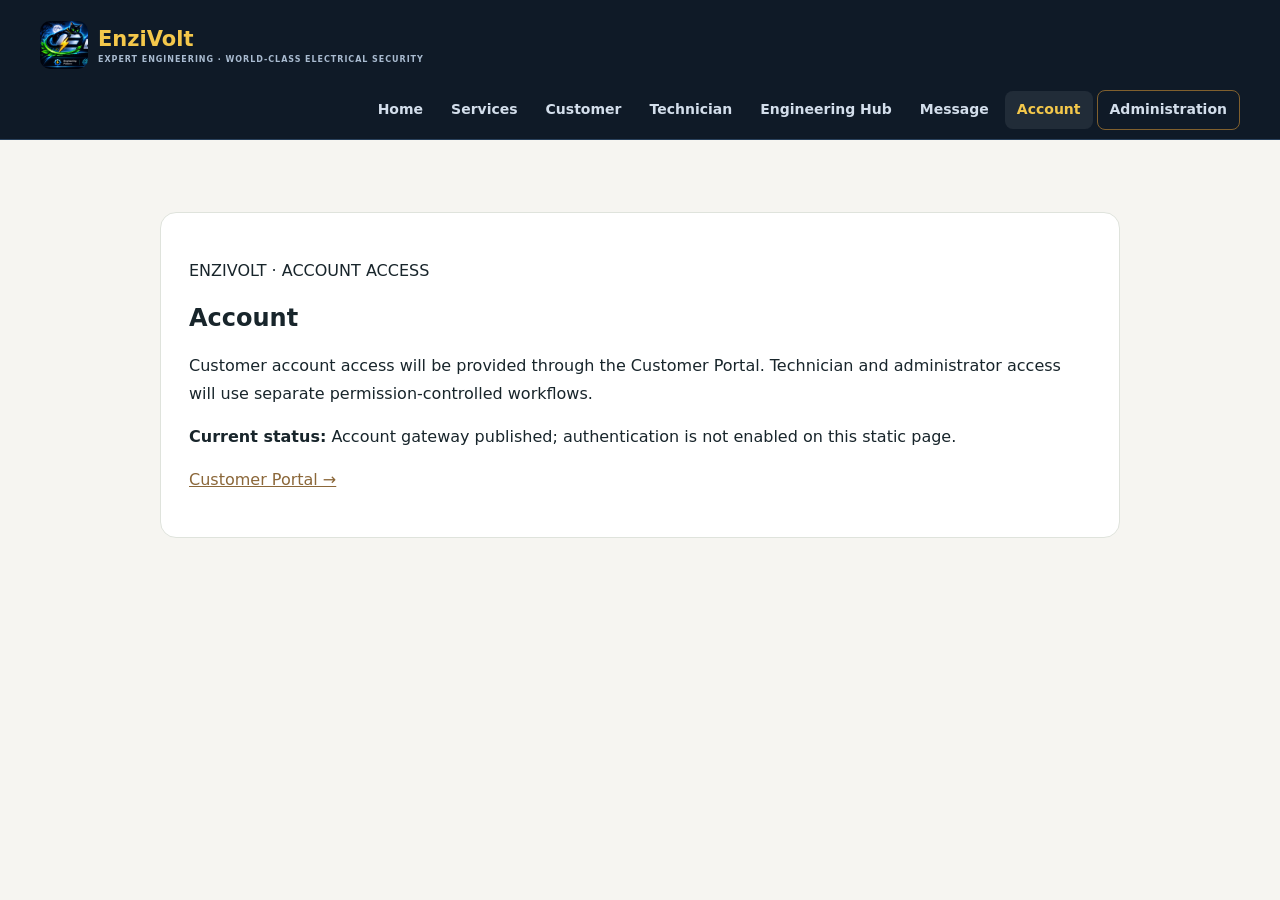
<file: account/index.html>
<!doctype html><html lang="en"><head><meta charset="utf-8"><meta name="viewport" content="width=device-width,initial-scale=1"><meta name="description" content="Account | EnziVolt"><title>Account | EnziVolt</title><style>body{margin:0;background:#f6f5f1;color:#18252b;font:16px/1.7 system-ui,sans-serif}.wrap{max-width:960px;margin:48px auto;padding:24px}.panel{background:#fff;border:1px solid #dfe3dc;border-radius:16px;padding:28px}a{color:#8b6739}h1{line-height:1.2}</style></head><body><main class="wrap"><section class="panel"><p>ENZIVOLT · ACCOUNT ACCESS</p><h1>Account</h1><p>Customer account access will be provided through the Customer Portal. Technician and administrator access will use separate permission-controlled workflows.</p><p><strong>Current status:</strong> Account gateway published; authentication is not enabled on this static page.</p><p><a href="/customer/">Customer Portal →</a></p></section></main><script src="../shared/site-nav.js" defer></script></body></html>
</file>
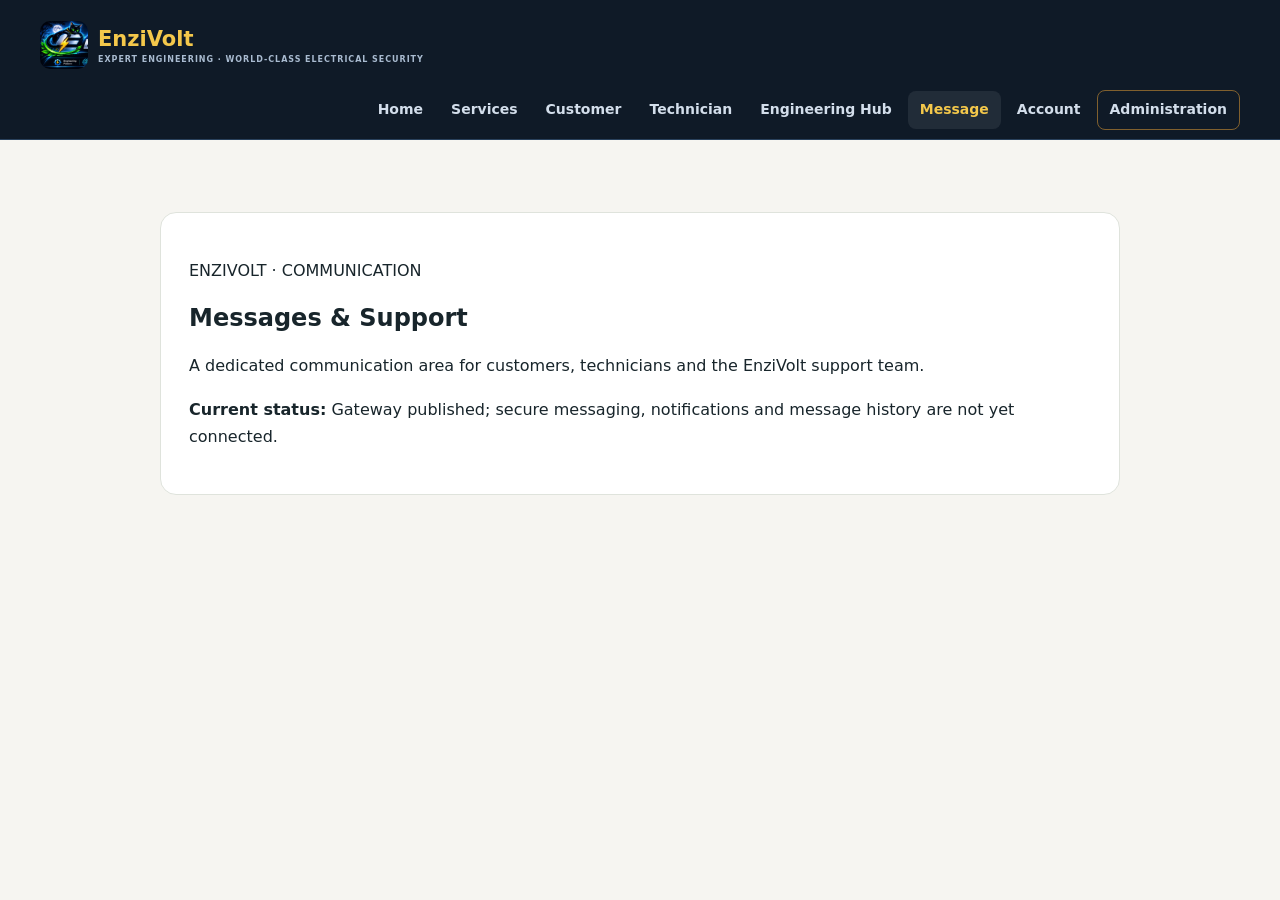
<file: messages/index.html>
<!doctype html><html lang="en"><head><meta charset="utf-8"><meta name="viewport" content="width=device-width,initial-scale=1"><meta name="description" content="Messages & Support | EnziVolt"><title>Messages & Support | EnziVolt</title><style>body{margin:0;background:#f6f5f1;color:#18252b;font:16px/1.7 system-ui,sans-serif}.wrap{max-width:960px;margin:48px auto;padding:24px}.panel{background:#fff;border:1px solid #dfe3dc;border-radius:16px;padding:28px}a{color:#8b6739}h1{line-height:1.2}</style></head><body><main class="wrap"><section class="panel"><p>ENZIVOLT · COMMUNICATION</p><h1>Messages & Support</h1><p>A dedicated communication area for customers, technicians and the EnziVolt support team.</p><p><strong>Current status:</strong> Gateway published; secure messaging, notifications and message history are not yet connected.</p></section></main><script src="../shared/site-nav.js" defer></script></body></html>
</file>
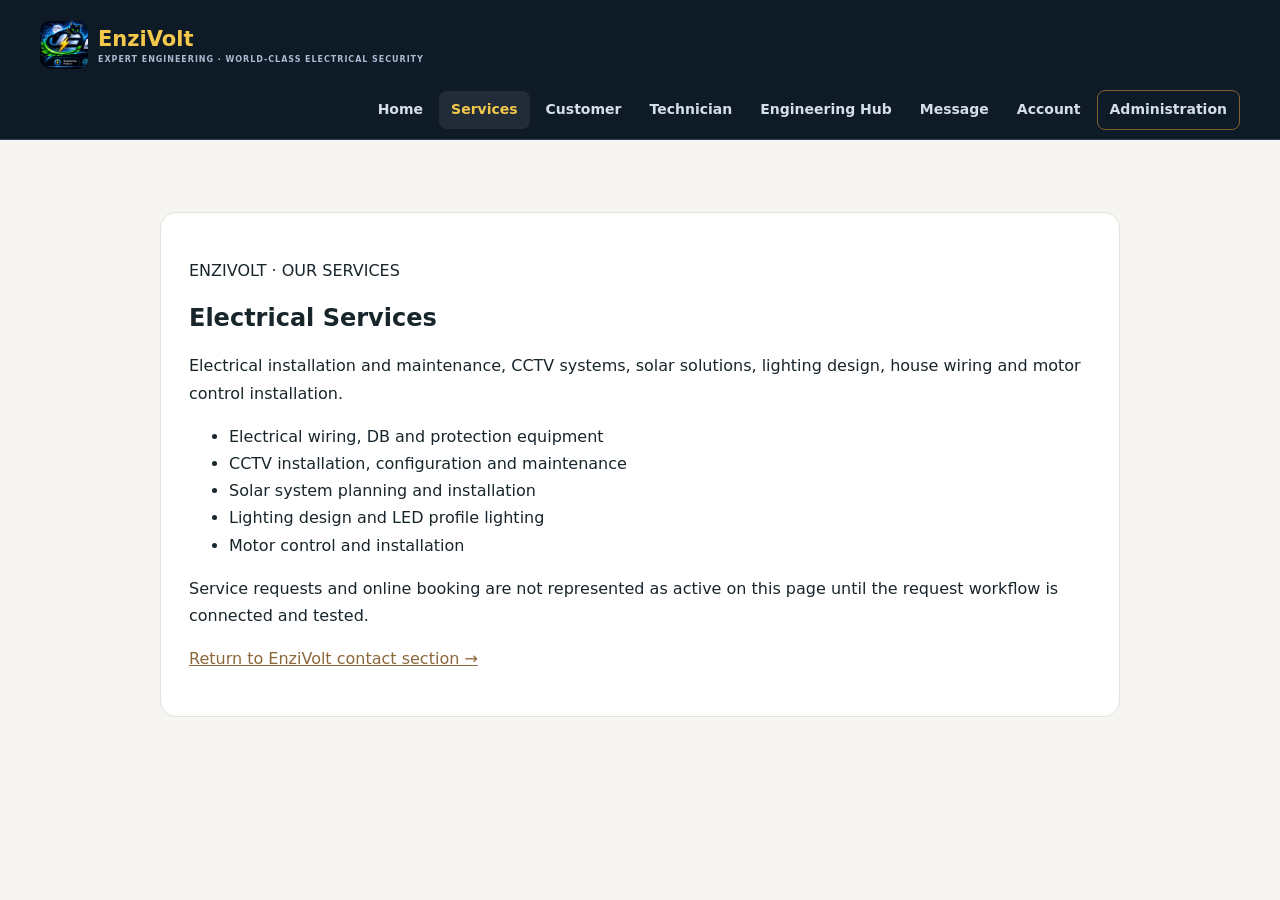
<file: services/index.html>
<!doctype html><html lang="en"><head><meta charset="utf-8"><meta name="viewport" content="width=device-width,initial-scale=1"><meta name="description" content="Electrical Services | EnziVolt"><title>Electrical Services | EnziVolt</title><style>body{margin:0;background:#f6f5f1;color:#18252b;font:16px/1.7 system-ui,sans-serif}.wrap{max-width:960px;margin:48px auto;padding:24px}.panel{background:#fff;border:1px solid #dfe3dc;border-radius:16px;padding:28px}a{color:#8b6739}h1{line-height:1.2}</style></head><body><main class="wrap"><section class="panel"><p>ENZIVOLT · OUR SERVICES</p><h1>Electrical Services</h1><p>Electrical installation and maintenance, CCTV systems, solar solutions, lighting design, house wiring and motor control installation.</p><ul><li>Electrical wiring, DB and protection equipment</li><li>CCTV installation, configuration and maintenance</li><li>Solar system planning and installation</li><li>Lighting design and LED profile lighting</li><li>Motor control and installation</li></ul><p>Service requests and online booking are not represented as active on this page until the request workflow is connected and tested.</p><p><a href="/#request">Return to EnziVolt contact section →</a></p></section></main><script src="../shared/site-nav.js" defer></script></body></html>
</file>
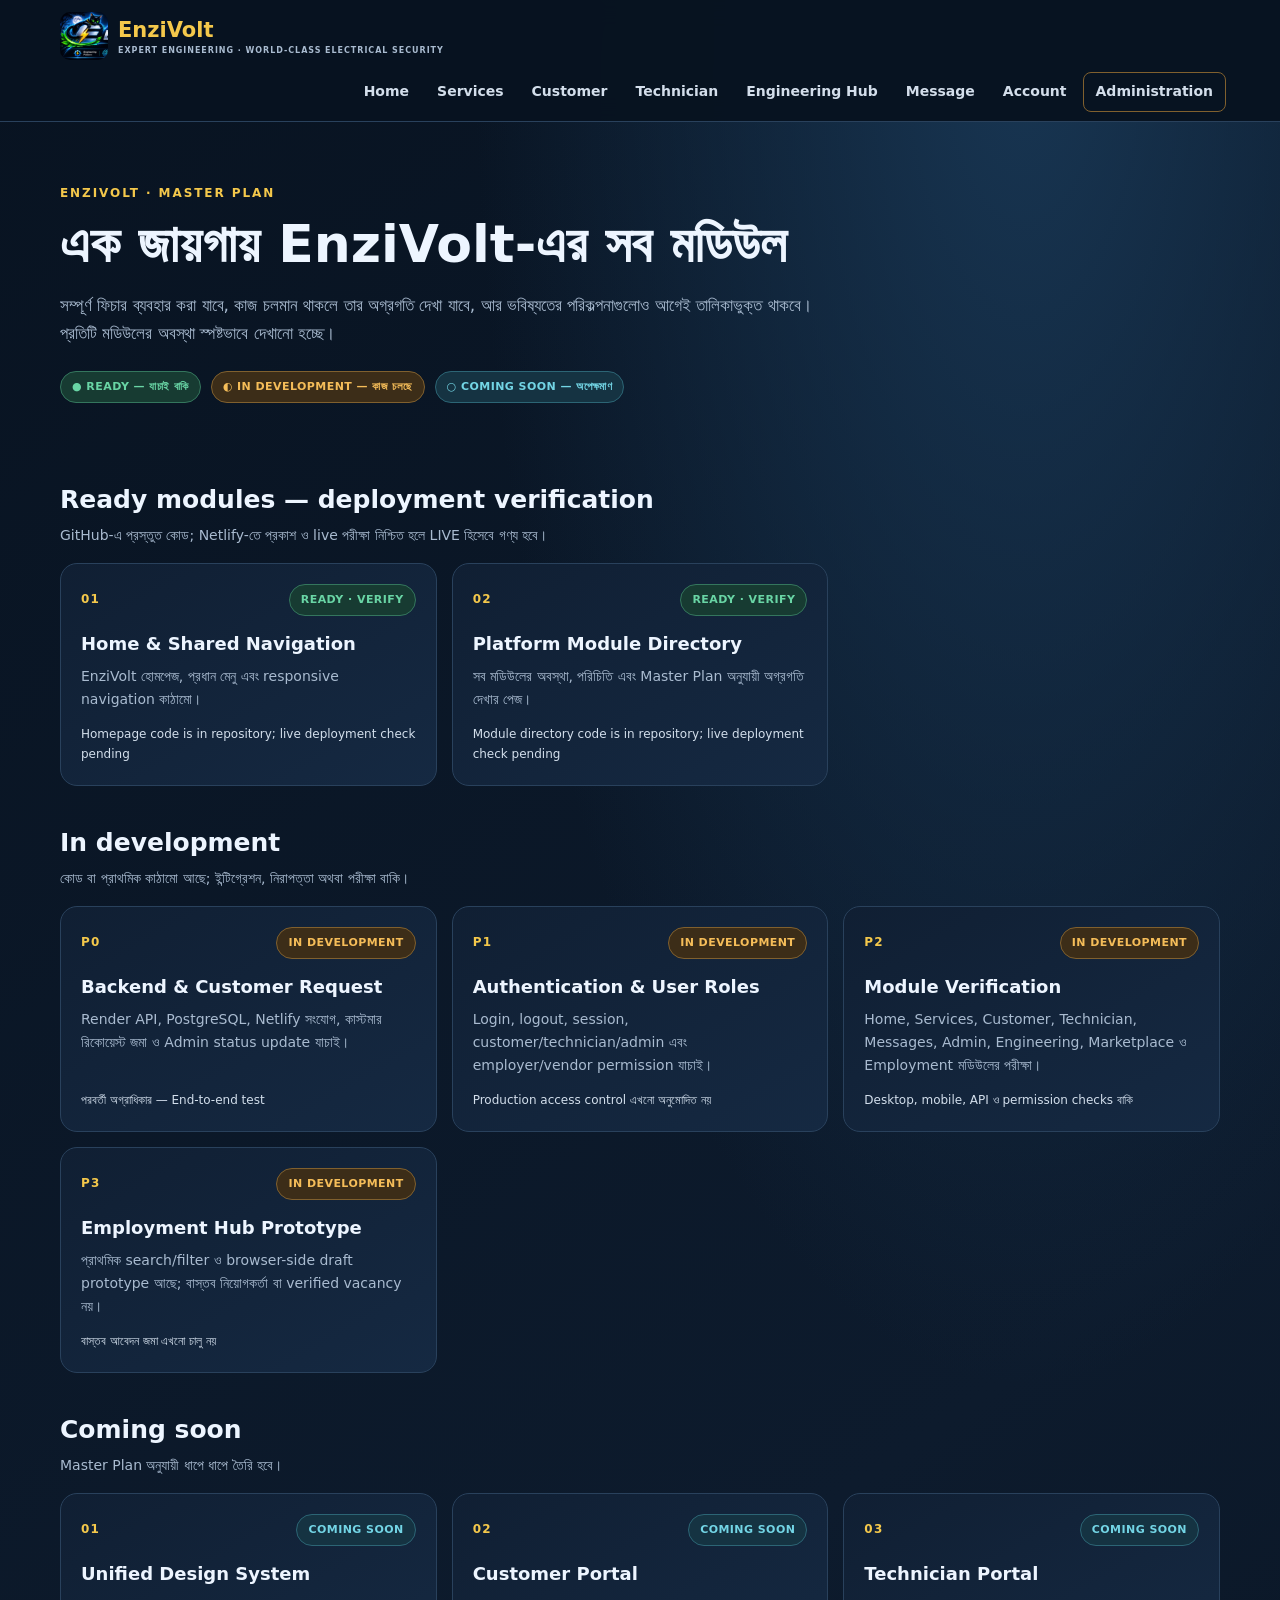
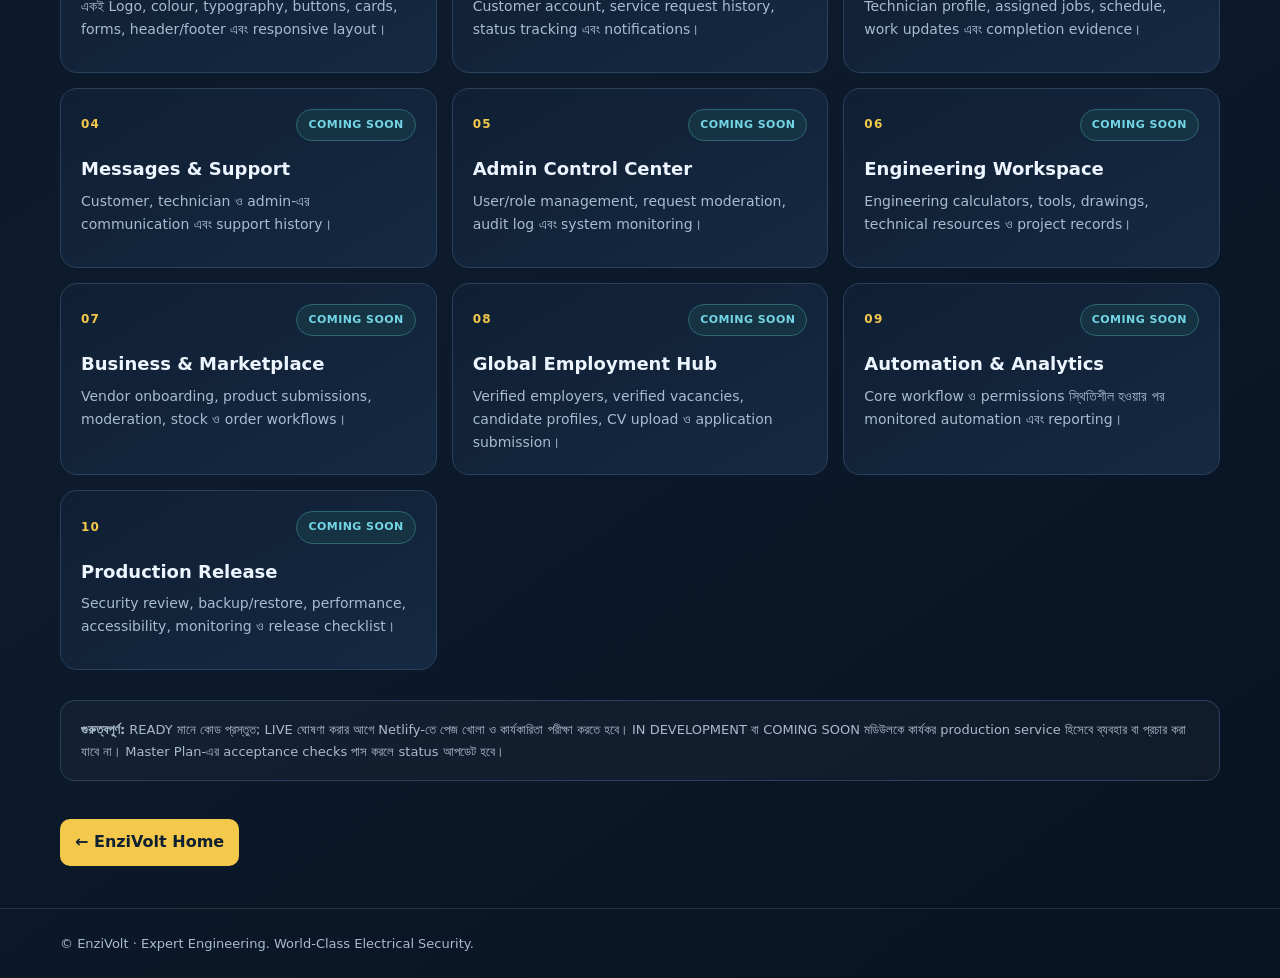
<file: modules.html>
<!doctype html>
<html lang="bn">
<head>
<meta charset="utf-8">
<meta name="viewport" content="width=device-width,initial-scale=1">
<meta name="theme-color" content="#081321">
<meta name="description" content="EnziVolt platform module directory — live, in development and coming soon.">
<title>EnziVolt | Platform Modules</title>
<style>
:root{--bg:#081321;--panel:#101f33;--panel2:#152942;--line:#29415c;--text:#edf5ff;--muted:#a9bbd0;--gold:#f4c84b;--cyan:#73d5e5;--green:#69d5a5;--amber:#f5bd59}
*{box-sizing:border-box}html{scroll-behavior:smooth}body{margin:0;background:radial-gradient(ellipse at 80% 0%,#183653 0,transparent 38%),linear-gradient(145deg,#081321,#0d1b2d 60%,#081321);color:var(--text);font:16px/1.65 system-ui,-apple-system,"Noto Sans Bengali",sans-serif}
a{color:inherit;text-decoration:none}.wrap{width:min(1160px,calc(100% - 32px));margin:auto}
header{border-bottom:1px solid #ffffff1c;background:#081321cc;position:sticky;top:0;z-index:5;backdrop-filter:blur(12px)}
.nav{min-height:72px;display:flex;align-items:center;justify-content:space-between;gap:18px}.brand{font-weight:900;font-size:22px;color:var(--gold)}.links{display:flex;gap:18px;align-items:center;color:var(--muted);font-size:14px}.links a:hover{color:var(--gold)}
.hero{padding:62px 0 32px}.eyebrow{font-size:12px;font-weight:850;letter-spacing:.16em;color:var(--gold)}h1{font-size:clamp(32px,5vw,52px);line-height:1.12;margin:12px 0}.lead{color:var(--muted);max-width:760px;font-size:17px}
.legend{display:flex;flex-wrap:wrap;gap:10px;margin:24px 0 8px}.pill{display:inline-flex;align-items:center;gap:7px;border-radius:30px;padding:6px 11px;font-size:11px;font-weight:850;letter-spacing:.04em;border:1px solid}
.live{color:var(--green);border-color:#34765d;background:#173b32}.progress{color:var(--amber);border-color:#80602e;background:#3c2d18}.soon{color:var(--cyan);border-color:#2c6575;background:#153342}
.section-title{margin:36px 0 16px}.section-title h2{font-size:25px;margin:0 0 4px}.section-title p{margin:0;color:var(--muted);font-size:14px}
.grid{display:grid;grid-template-columns:repeat(3,minmax(0,1fr));gap:15px}.card{border:1px solid var(--line);border-radius:17px;padding:20px;background:linear-gradient(150deg,var(--panel),var(--panel2));min-height:180px;display:flex;flex-direction:column}.card-top{display:flex;align-items:center;justify-content:space-between;gap:10px}.number{font-size:12px;color:var(--gold);font-weight:900;letter-spacing:.1em}.card h3{font-size:18px;margin:13px 0 6px}.card p{font-size:14px;color:var(--muted);margin:0}.note{font-size:12px;color:#d3dfec;margin-top:auto;padding-top:14px}
.notice{margin:30px 0;padding:18px 20px;border:1px solid var(--line);border-radius:14px;background:#ffffff08;color:var(--muted);font-size:13px}.back{display:inline-block;margin:8px 0 42px;padding:10px 15px;border-radius:10px;background:var(--gold);color:#102033;font-weight:850}
footer{border-top:1px solid #ffffff1c;padding:24px 0;color:var(--muted);font-size:13px}
@media(max-width:850px){.grid{grid-template-columns:repeat(2,minmax(0,1fr))}}@media(max-width:560px){.nav{padding:14px 0;align-items:flex-start}.links{gap:12px;font-size:12px;flex-wrap:wrap;justify-content:flex-end}.grid{grid-template-columns:1fr}.hero{padding-top:42px}}
</style>
</head>
<body>
<header><div class="wrap nav"><a class="brand" href="index.html">⚡ EnziVolt</a><nav class="links" aria-label="Main navigation"><a href="index.html">Home</a><a href="modules.html" aria-current="page">Platform Modules</a><a href="index.html#services">Services</a></nav></div></header>
<main class="wrap">
<section class="hero">
<div class="eyebrow">ENZIVOLT · MASTER PLAN</div>
<h1>এক জায়গায় EnziVolt-এর সব মডিউল</h1>
<p class="lead">সম্পূর্ণ ফিচার ব্যবহার করা যাবে, কাজ চলমান থাকলে তার অগ্রগতি দেখা যাবে, আর ভবিষ্যতের পরিকল্পনাগুলোও আগেই তালিকাভুক্ত থাকবে। প্রতিটি মডিউলের অবস্থা স্পষ্টভাবে দেখানো হচ্ছে।</p>
<div class="legend"><span class="pill live">● READY — যাচাই বাকি</span><span class="pill progress">◐ IN DEVELOPMENT — কাজ চলছে</span><span class="pill soon">○ COMING SOON — অপেক্ষমাণ</span></div>
</section>

<section aria-labelledby="live-title">
<div class="section-title"><h2 id="live-title">Ready modules — deployment verification</h2><p>GitHub-এ প্রস্তুত কোড; Netlify-তে প্রকাশ ও live পরীক্ষা নিশ্চিত হলে LIVE হিসেবে গণ্য হবে।</p></div>
<div class="grid">
<article class="card"><div class="card-top"><span class="number">01</span><span class="pill live">READY · VERIFY</span></div><h3>Home & Shared Navigation</h3><p>EnziVolt হোমপেজ, প্রধান মেনু এবং responsive navigation কাঠামো।</p><div class="note">Homepage code is in repository; live deployment check pending</div></article>
<article class="card"><div class="card-top"><span class="number">02</span><span class="pill live">READY · VERIFY</span></div><h3>Platform Module Directory</h3><p>সব মডিউলের অবস্থা, পরিচিতি এবং Master Plan অনুযায়ী অগ্রগতি দেখার পেজ।</p><div class="note">Module directory code is in repository; live deployment check pending</div></article>
</div>
</section>

<section aria-labelledby="progress-title">
<div class="section-title"><h2 id="progress-title">In development</h2><p>কোড বা প্রাথমিক কাঠামো আছে; ইন্টিগ্রেশন, নিরাপত্তা অথবা পরীক্ষা বাকি।</p></div>
<div class="grid">
<article class="card"><div class="card-top"><span class="number">P0</span><span class="pill progress">IN DEVELOPMENT</span></div><h3>Backend & Customer Request</h3><p>Render API, PostgreSQL, Netlify সংযোগ, কাস্টমার রিকোয়েস্ট জমা ও Admin status update যাচাই।</p><div class="note">পরবর্তী অগ্রাধিকার — End-to-end test</div></article>
<article class="card"><div class="card-top"><span class="number">P1</span><span class="pill progress">IN DEVELOPMENT</span></div><h3>Authentication & User Roles</h3><p>Login, logout, session, customer/technician/admin এবং employer/vendor permission যাচাই।</p><div class="note">Production access control এখনো অনুমোদিত নয়</div></article>
<article class="card"><div class="card-top"><span class="number">P2</span><span class="pill progress">IN DEVELOPMENT</span></div><h3>Module Verification</h3><p>Home, Services, Customer, Technician, Messages, Admin, Engineering, Marketplace ও Employment মডিউলের পরীক্ষা।</p><div class="note">Desktop, mobile, API ও permission checks বাকি</div></article>
<article class="card"><div class="card-top"><span class="number">P3</span><span class="pill progress">IN DEVELOPMENT</span></div><h3>Employment Hub Prototype</h3><p>প্রাথমিক search/filter ও browser-side draft prototype আছে; বাস্তব নিয়োগকর্তা বা verified vacancy নয়।</p><div class="note">বাস্তব আবেদন জমা এখনো চালু নয়</div></article>
</div>
</section>

<section aria-labelledby="soon-title">
<div class="section-title"><h2 id="soon-title">Coming soon</h2><p>Master Plan অনুযায়ী ধাপে ধাপে তৈরি হবে।</p></div>
<div class="grid">
<article class="card"><div class="card-top"><span class="number">01</span><span class="pill soon">COMING SOON</span></div><h3>Unified Design System</h3><p>একই Logo, colour, typography, buttons, cards, forms, header/footer এবং responsive layout।</p></article>
<article class="card"><div class="card-top"><span class="number">02</span><span class="pill soon">COMING SOON</span></div><h3>Customer Portal</h3><p>Customer account, service request history, status tracking এবং notifications।</p></article>
<article class="card"><div class="card-top"><span class="number">03</span><span class="pill soon">COMING SOON</span></div><h3>Technician Portal</h3><p>Technician profile, assigned jobs, schedule, work updates এবং completion evidence।</p></article>
<article class="card"><div class="card-top"><span class="number">04</span><span class="pill soon">COMING SOON</span></div><h3>Messages & Support</h3><p>Customer, technician ও admin-এর communication এবং support history।</p></article>
<article class="card"><div class="card-top"><span class="number">05</span><span class="pill soon">COMING SOON</span></div><h3>Admin Control Center</h3><p>User/role management, request moderation, audit log এবং system monitoring।</p></article>
<article class="card"><div class="card-top"><span class="number">06</span><span class="pill soon">COMING SOON</span></div><h3>Engineering Workspace</h3><p>Engineering calculators, tools, drawings, technical resources ও project records।</p></article>
<article class="card"><div class="card-top"><span class="number">07</span><span class="pill soon">COMING SOON</span></div><h3>Business & Marketplace</h3><p>Vendor onboarding, product submissions, moderation, stock ও order workflows।</p></article>
<article class="card"><div class="card-top"><span class="number">08</span><span class="pill soon">COMING SOON</span></div><h3>Global Employment Hub</h3><p>Verified employers, verified vacancies, candidate profiles, CV upload ও application submission।</p></article>
<article class="card"><div class="card-top"><span class="number">09</span><span class="pill soon">COMING SOON</span></div><h3>Automation & Analytics</h3><p>Core workflow ও permissions স্থিতিশীল হওয়ার পর monitored automation এবং reporting।</p></article>
<article class="card"><div class="card-top"><span class="number">10</span><span class="pill soon">COMING SOON</span></div><h3>Production Release</h3><p>Security review, backup/restore, performance, accessibility, monitoring ও release checklist।</p></article>
</div>
</section>

<div class="notice"><strong>গুরুত্বপূর্ণ:</strong> READY মানে কোড প্রস্তুত; LIVE ঘোষণা করার আগে Netlify-তে পেজ খোলা ও কার্যকারিতা পরীক্ষা করতে হবে। IN DEVELOPMENT বা COMING SOON মডিউলকে কার্যকর production service হিসেবে ব্যবহার বা প্রচার করা যাবে না। Master Plan-এর acceptance checks পাস করলে status আপডেট হবে।</div>
<a class="back" href="index.html">← EnziVolt Home</a>
</main>
<footer><div class="wrap">© EnziVolt · Expert Engineering. World-Class Electrical Security.</div></footer>
<script src="/shared/site-nav.js" defer></script>
</body>
</html>
</file>
